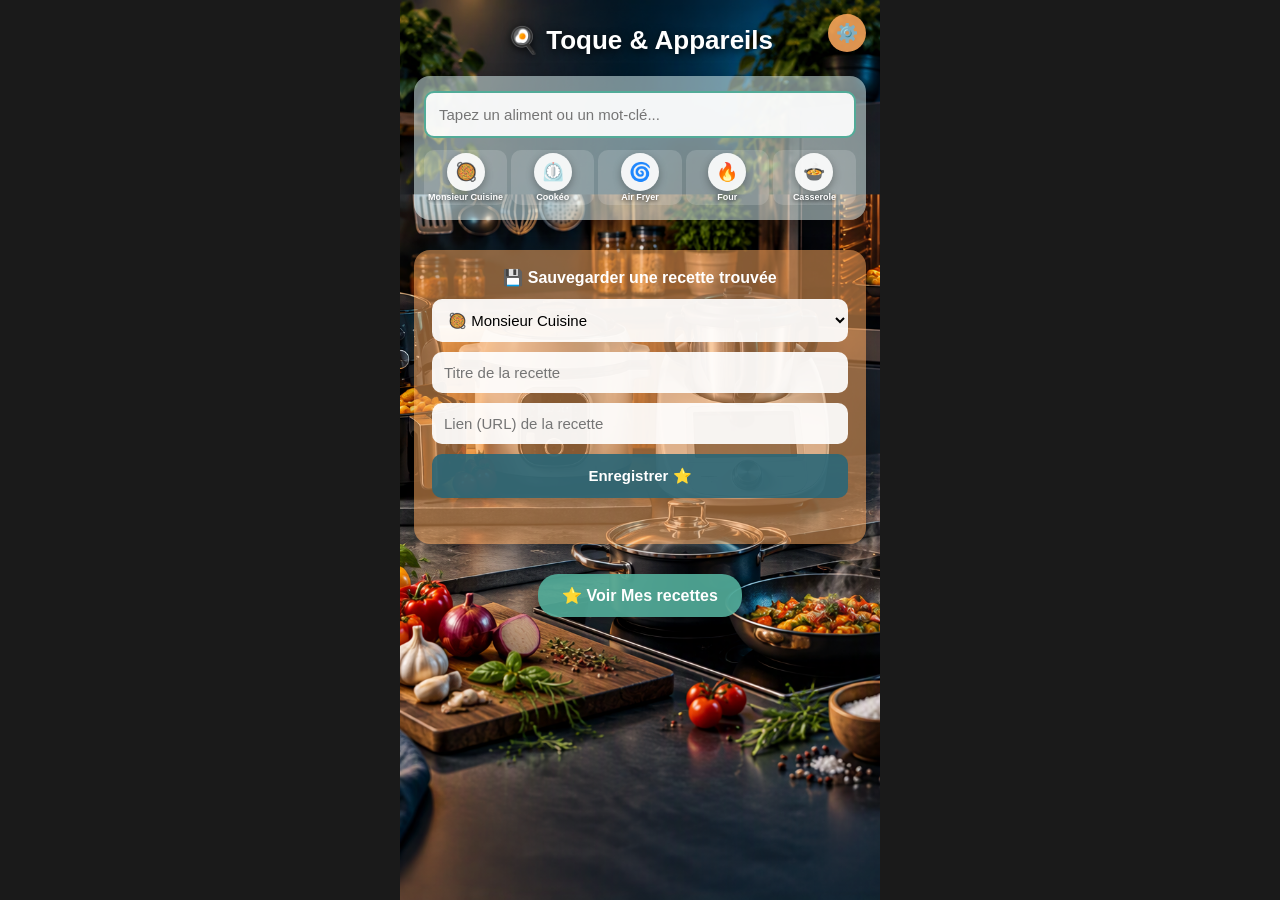
<file: index.html>
﻿<!DOCTYPE html>
<html lang="fr">
<head>
<meta charset="UTF-8">
<meta name="viewport" content="width=device-width, initial-scale=1.0">
<title>Toque & Appareils</title>
<link rel="stylesheet" href="style.css">

<!-- AJOUT PWA -->
<link rel="manifest" href="manifest.json">
<meta name="theme-color" content="#2d4a3e">
<!-- FIN AJOUT -->

</head>
<body>

<!-- ===== AJOUT : Bannière de mise à jour ===== -->
<div id="bandeauMiseAJour" class="bandeau-maj">
  <span>🔄 Nouvelle version disponible</span>
  <button id="btnMettreAJour">Mettre à jour</button>
</div>
<!-- ===== FIN AJOUT ===== -->

<div class="conteneur">
  <img src="fond_crop.png" class="fond-behind" alt="Ambiance cuisine">

  <a href="parametres.html" class="btn-roue-parametres" title="Paramètres">⚙️</a>

  <div class="contenu">
    <h1>🍳 Toque & Appareils</h1>

    <div class="bloc-recherche">
      <input type="text" id="recherche" placeholder="Tapez un aliment ou un mot-clé...">

      <div id="zoneIcones" class="zone-icones"></div>
    </div>

    <div class="bloc-sauvegarde">
      <h2>💾 Sauvegarder une recette trouvée</h2>
      <form id="formSauvegarde">
        <select id="appareilSauvegarde"></select>
        <input type="text" id="titreRecette" placeholder="Titre de la recette">
        <input type="text" id="urlRecette" placeholder="Lien (URL) de la recette">
        <button type="submit">Enregistrer ⭐</button>
        <p id="messageSauvegarde"></p>
      </form>
    </div>

    <div class="conteneur-lien-recettes">
      <a href="recettes.html" class="lien-mes-recettes">⭐ Voir Mes recettes</a>
      <span id="badgeRecettes" class="badge-recettes"></span>
    </div>

  </div>
</div>

<script src="storage.js"></script>
<script src="script.js"></script>

<!-- AJOUT PWA : enregistrement du Service Worker -->
<script>
if ('serviceWorker' in navigator) {
  navigator.serviceWorker.register('service-worker.js', { updateViaCache: 'none' }).then((reg) => {
    reg.update();

    if (reg.waiting) {
      afficherBandeauMiseAJour(reg.waiting);
    }

    reg.onupdatefound = () => {
      const newWorker = reg.installing;
      newWorker.onstatechange = () => {
        if (newWorker.state === 'installed' && navigator.serviceWorker.controller) {
          afficherBandeauMiseAJour(newWorker);
        }
      };
    };
  });

  function afficherBandeauMiseAJour(worker) {
    const bandeau = document.getElementById('bandeauMiseAJour');
    const btn = document.getElementById('btnMettreAJour');
    if (bandeau && btn) {
      bandeau.classList.add('visible');
      btn.addEventListener('click', () => {
        worker.postMessage("SKIP_WAITING");
        window.location.reload();
      });
    }
  }

  // ===== AJOUT : revérifie une mise à jour chaque fois que l'app redevient visible =====
  document.addEventListener('visibilitychange', () => {
    if (document.visibilityState === 'visible') {
      navigator.serviceWorker.getRegistration().then(reg => {
        if (reg) reg.update();
      });
    }
  });
  // ===== FIN AJOUT =====
}
</script>
<!-- FIN AJOUT -->

</body>
</html>
</file>
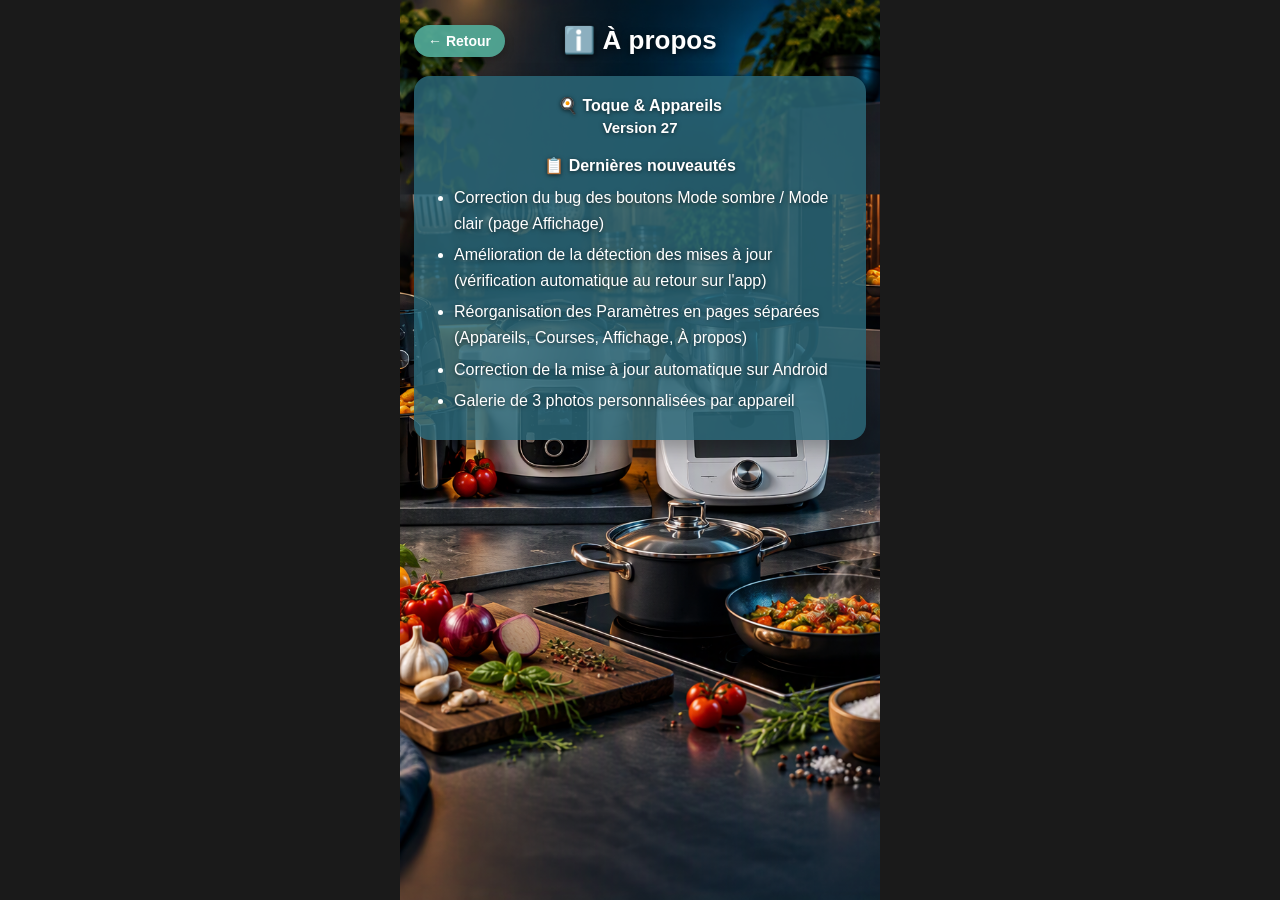
<file: apropos.html>
<!DOCTYPE html>
<html lang="fr">
<head>
<meta charset="UTF-8">
<meta name="viewport" content="width=device-width, initial-scale=1.0">
<title>À propos - Toque & Appareils</title>
<link rel="stylesheet" href="style.css">

<!-- AJOUT PWA -->
<link rel="manifest" href="manifest.json">
<meta name="theme-color" content="#2d4a3e">
<!-- FIN AJOUT -->

</head>
<body>

<!-- ===== AJOUT : Bannière de mise à jour ===== -->
<div id="bandeauMiseAJour" class="bandeau-maj">
  <span>🔄 Nouvelle version disponible</span>
  <button id="btnMettreAJour">Mettre à jour</button>
</div>
<!-- ===== FIN AJOUT ===== -->

<div class="conteneur">
  <img src="fond_crop.png" class="fond-behind" alt="Ambiance cuisine">

  <div class="contenu">

    <div class="entete-page">
      <a href="parametres.html" class="btn-retour-fleche">← Retour</a>
      <h1>ℹ️ À propos</h1>
    </div>

    <div class="bloc-apropos">
      <h2>🍳 Toque & Appareils</h2>
      <p class="version-app">Version 27</p>

      <h2 style="margin-top:20px;">📋 Dernières nouveautés</h2>
      <ul class="liste-nouveautes">
        <li>Correction du bug des boutons Mode sombre / Mode clair (page Affichage)</li>
        <li>Amélioration de la détection des mises à jour (vérification automatique au retour sur l'app)</li>
        <li>Réorganisation des Paramètres en pages séparées (Appareils, Courses, Affichage, À propos)</li>
        <li>Correction de la mise à jour automatique sur Android</li>
        <li>Galerie de 3 photos personnalisées par appareil</li>
      </ul>
    </div>

  </div>
</div>

<script src="storage.js"></script>

<!-- AJOUT PWA : enregistrement du Service Worker -->
<script>
if ('serviceWorker' in navigator) {
  navigator.serviceWorker.register('service-worker.js', { updateViaCache: 'none' }).then((reg) => {
    reg.update();

    if (reg.waiting) {
      afficherBandeauMiseAJour(reg.waiting);
    }

    reg.onupdatefound = () => {
      const newWorker = reg.installing;
      newWorker.onstatechange = () => {
        if (newWorker.state === 'installed' && navigator.serviceWorker.controller) {
          afficherBandeauMiseAJour(newWorker);
        }
      };
    };
  });

  function afficherBandeauMiseAJour(worker) {
    const bandeau = document.getElementById('bandeauMiseAJour');
    const btn = document.getElementById('btnMettreAJour');
    if (bandeau && btn) {
      bandeau.classList.add('visible');
      btn.addEventListener('click', () => {
        worker.postMessage("SKIP_WAITING");
        window.location.reload();
      });
    }
  }

  // ===== AJOUT : revérifie une mise à jour chaque fois que l'app redevient visible =====
  document.addEventListener('visibilitychange', () => {
    if (document.visibilityState === 'visible') {
      navigator.serviceWorker.getRegistration().then(reg => {
        if (reg) reg.update();
      });
    }
  });
  // ===== FIN AJOUT =====
}
</script>
<!-- FIN AJOUT -->

</body>
</html>
</file>
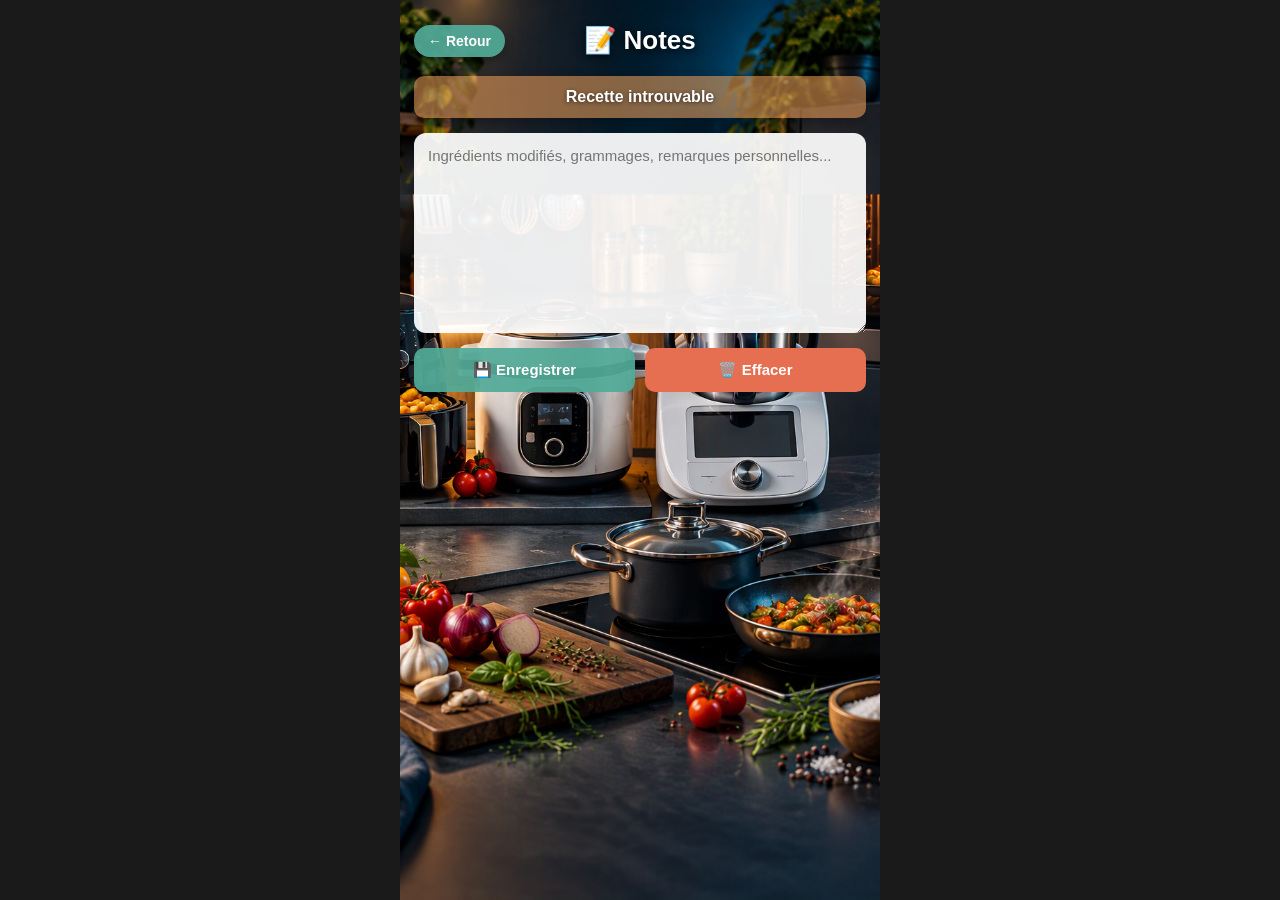
<file: notes.html>
<!DOCTYPE html>
<html lang="fr">
<head>
<meta charset="UTF-8">
<meta name="viewport" content="width=device-width, initial-scale=1.0">
<title>Notes - Toque & Appareils</title>
<link rel="stylesheet" href="style.css">

<!-- AJOUT PWA -->
<link rel="manifest" href="manifest.json">
<meta name="theme-color" content="#2d4a3e">
<!-- FIN AJOUT -->

</head>
<body>

<!-- ===== AJOUT : Bannière de mise à jour ===== -->
<div id="bandeauMiseAJour" class="bandeau-maj">
  <span>🔄 Nouvelle version disponible</span>
  <button id="btnMettreAJour">Mettre à jour</button>
</div>
<!-- ===== FIN AJOUT ===== -->

<div class="conteneur">
  <img src="fond_crop.png" class="fond-behind" alt="Ambiance cuisine">

  <div class="contenu">

    <div class="entete-page">
      <a href="recettes.html" class="btn-retour-fleche">← Retour</a>
      <h1>📝 Notes</h1>
    </div>

    <div id="titreRecetteNotes" class="titre-recette-notes"></div>

    <textarea id="texteNotes" placeholder="Ingrédients modifiés, grammages, remarques personnelles..."></textarea>

    <div class="ligne-boutons-notes">
      <button id="btnEnregistrerNotes">💾 Enregistrer</button>
      <button id="btnEffacerNotes">🗑️ Effacer</button>
    </div>
    <p id="messageNotes"></p>

  </div>
</div>

<script src="storage.js"></script>
<script src="notes.js"></script>

<!-- AJOUT PWA : enregistrement du Service Worker -->
<script>
if ('serviceWorker' in navigator) {
  navigator.serviceWorker.register('service-worker.js', { updateViaCache: 'none' }).then((reg) => {
    reg.update();

    if (reg.waiting) {
      afficherBandeauMiseAJour(reg.waiting);
    }

    reg.onupdatefound = () => {
      const newWorker = reg.installing;
      newWorker.onstatechange = () => {
        if (newWorker.state === 'installed' && navigator.serviceWorker.controller) {
          afficherBandeauMiseAJour(newWorker);
        }
      };
    };
  });

  function afficherBandeauMiseAJour(worker) {
    const bandeau = document.getElementById('bandeauMiseAJour');
    const btn = document.getElementById('btnMettreAJour');
    if (bandeau && btn) {
      bandeau.classList.add('visible');
      btn.addEventListener('click', () => {
        worker.postMessage("SKIP_WAITING");
        window.location.reload();
      });
    }
  }

  // ===== AJOUT : revérifie une mise à jour chaque fois que l'app redevient visible =====
  document.addEventListener('visibilitychange', () => {
    if (document.visibilityState === 'visible') {
      navigator.serviceWorker.getRegistration().then(reg => {
        if (reg) reg.update();
      });
    }
  });
  // ===== FIN AJOUT =====
}
</script>
<!-- FIN AJOUT -->

</body>
</html>
</file>
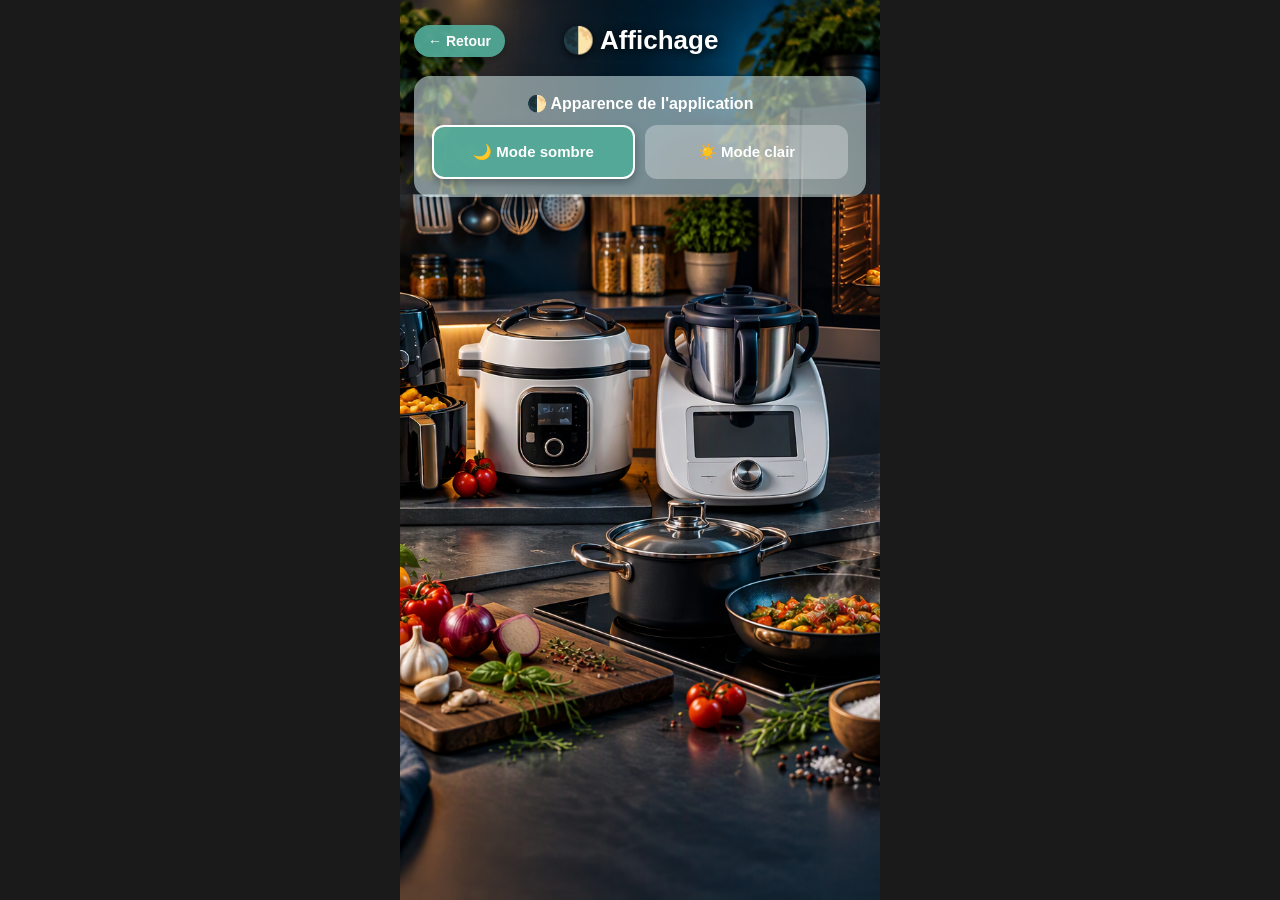
<file: parametres-affichage.html>
<!DOCTYPE html>
<html lang="fr">
<head>
<meta charset="UTF-8">
<meta name="viewport" content="width=device-width, initial-scale=1.0">
<title>Affichage - Toque & Appareils</title>
<link rel="stylesheet" href="style.css">

<!-- AJOUT PWA -->
<link rel="manifest" href="manifest.json">
<meta name="theme-color" content="#2d4a3e">
<!-- FIN AJOUT -->

</head>
<body>

<!-- ===== AJOUT : Bannière de mise à jour ===== -->
<div id="bandeauMiseAJour" class="bandeau-maj">
  <span>🔄 Nouvelle version disponible</span>
  <button id="btnMettreAJour">Mettre à jour</button>
</div>
<!-- ===== FIN AJOUT ===== -->

<div class="conteneur">
  <img src="fond_crop.png" class="fond-behind" alt="Ambiance cuisine">

  <div class="contenu">

    <div class="entete-page">
      <a href="parametres.html" class="btn-retour-fleche">← Retour</a>
      <h1>🌓 Affichage</h1>
    </div>

    <div class="bloc-theme">
      <h2>🌓 Apparence de l'application</h2>

      <div class="choix-theme">
        <button id="btnThemeSombre" class="btn-theme">
          🌙 Mode sombre
        </button>
        <button id="btnThemeClair" class="btn-theme">
          ☀️ Mode clair
        </button>
      </div>
    </div>

  </div>
</div>

<script src="storage.js"></script>
<script src="parametres.js"></script>

<!-- AJOUT PWA : enregistrement du Service Worker -->
<script>
if ('serviceWorker' in navigator) {
  navigator.serviceWorker.register('service-worker.js', { updateViaCache: 'none' }).then((reg) => {
    reg.update();

    if (reg.waiting) {
      afficherBandeauMiseAJour(reg.waiting);
    }

    reg.onupdatefound = () => {
      const newWorker = reg.installing;
      newWorker.onstatechange = () => {
        if (newWorker.state === 'installed' && navigator.serviceWorker.controller) {
          afficherBandeauMiseAJour(newWorker);
        }
      };
    };
  });

  function afficherBandeauMiseAJour(worker) {
    const bandeau = document.getElementById('bandeauMiseAJour');
    const btn = document.getElementById('btnMettreAJour');
    if (bandeau && btn) {
      bandeau.classList.add('visible');
      btn.addEventListener('click', () => {
        worker.postMessage("SKIP_WAITING");
        window.location.reload();
      });
    }
  }

  // ===== AJOUT : revérifie une mise à jour chaque fois que l'app redevient visible =====
  document.addEventListener('visibilitychange', () => {
    if (document.visibilityState === 'visible') {
      navigator.serviceWorker.getRegistration().then(reg => {
        if (reg) reg.update();
      });
    }
  });
  // ===== FIN AJOUT =====
}
</script>
<!-- FIN AJOUT -->

</body>
</html>
</file>
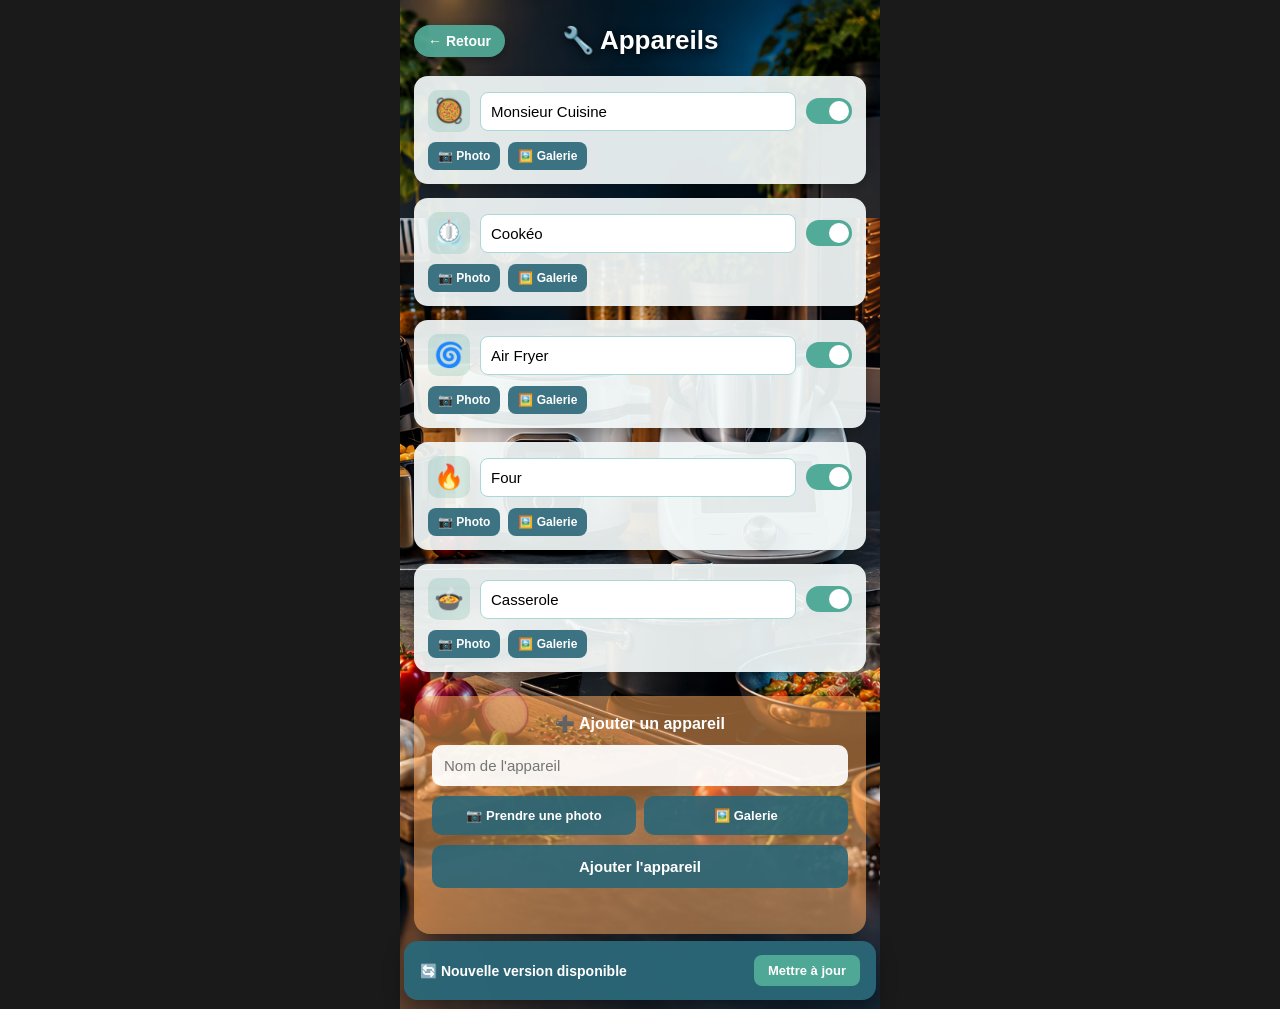
<file: parametres-appareils.html>
<!DOCTYPE html>
<html lang="fr">
<head>
<meta charset="UTF-8">
<meta name="viewport" content="width=device-width, initial-scale=1.0">
<title>Appareils - Toque & Appareils</title>
<link rel="stylesheet" href="style.css">

<!-- AJOUT PWA -->
<link rel="manifest" href="manifest.json">
<meta name="theme-color" content="#2d4a3e">
<!-- FIN AJOUT -->

</head>
<body>

<!-- ===== AJOUT : Bannière de mise à jour ===== -->
<div id="bandeauMiseAJour" class="bandeau-maj">
  <span>🔄 Nouvelle version disponible</span>
  <button id="btnMettreAJour">Mettre à jour</button>
</div>
<!-- ===== FIN AJOUT ===== -->

<div class="conteneur">
  <img src="fond_crop.png" class="fond-behind" alt="Ambiance cuisine">

  <div class="contenu">

    <div class="entete-page">
      <a href="parametres.html" class="btn-retour-fleche">← Retour</a>
      <h1>🔧 Appareils</h1>
    </div>

    <div id="listeAppareils"></div>

    <div class="bloc-ajout-appareil">
      <h2>➕ Ajouter un appareil</h2>
      <input type="text" id="nouvelAppareilNom" placeholder="Nom de l'appareil">

      <div class="ligne-boutons-photo">
        <label class="btn-photo-appareil">
          📷 Prendre une photo
          <input type="file" accept="image/*" capture="environment" id="nouvelAppareilPhotoCamera" style="display:none;">
        </label>
        <label class="btn-photo-appareil">
          🖼️ Galerie
          <input type="file" accept="image/*" id="nouvelAppareilPhotoGalerie" style="display:none;">
        </label>
      </div>
      <div id="previewNouvelAppareil"></div>

      <button id="btnAjouterAppareil">Ajouter l'appareil</button>
      <p id="messageAjoutAppareil"></p>
    </div>

  </div>
</div>

<script src="storage.js"></script>
<script src="parametres.js"></script>

<!-- AJOUT PWA : enregistrement du Service Worker -->
<script>
if ('serviceWorker' in navigator) {
  navigator.serviceWorker.register('service-worker.js', { updateViaCache: 'none' }).then((reg) => {
    reg.update();

    if (reg.waiting) {
      afficherBandeauMiseAJour(reg.waiting);
    }

    reg.onupdatefound = () => {
      const newWorker = reg.installing;
      newWorker.onstatechange = () => {
        if (newWorker.state === 'installed' && navigator.serviceWorker.controller) {
          afficherBandeauMiseAJour(newWorker);
        }
      };
    };
  });

  function afficherBandeauMiseAJour(worker) {
    const bandeau = document.getElementById('bandeauMiseAJour');
    const btn = document.getElementById('btnMettreAJour');
    if (bandeau && btn) {
      bandeau.classList.add('visible');
      btn.addEventListener('click', () => {
        worker.postMessage("SKIP_WAITING");
        window.location.reload();
      });
    }
  }

  // ===== AJOUT : revérifie une mise à jour chaque fois que l'app redevient visible =====
  document.addEventListener('visibilitychange', () => {
    if (document.visibilityState === 'visible') {
      navigator.serviceWorker.getRegistration().then(reg => {
        if (reg) reg.update();
      });
    }
  });
  // ===== FIN AJOUT =====
}
</script>
<!-- FIN AJOUT -->

</body>
</html>
</file>
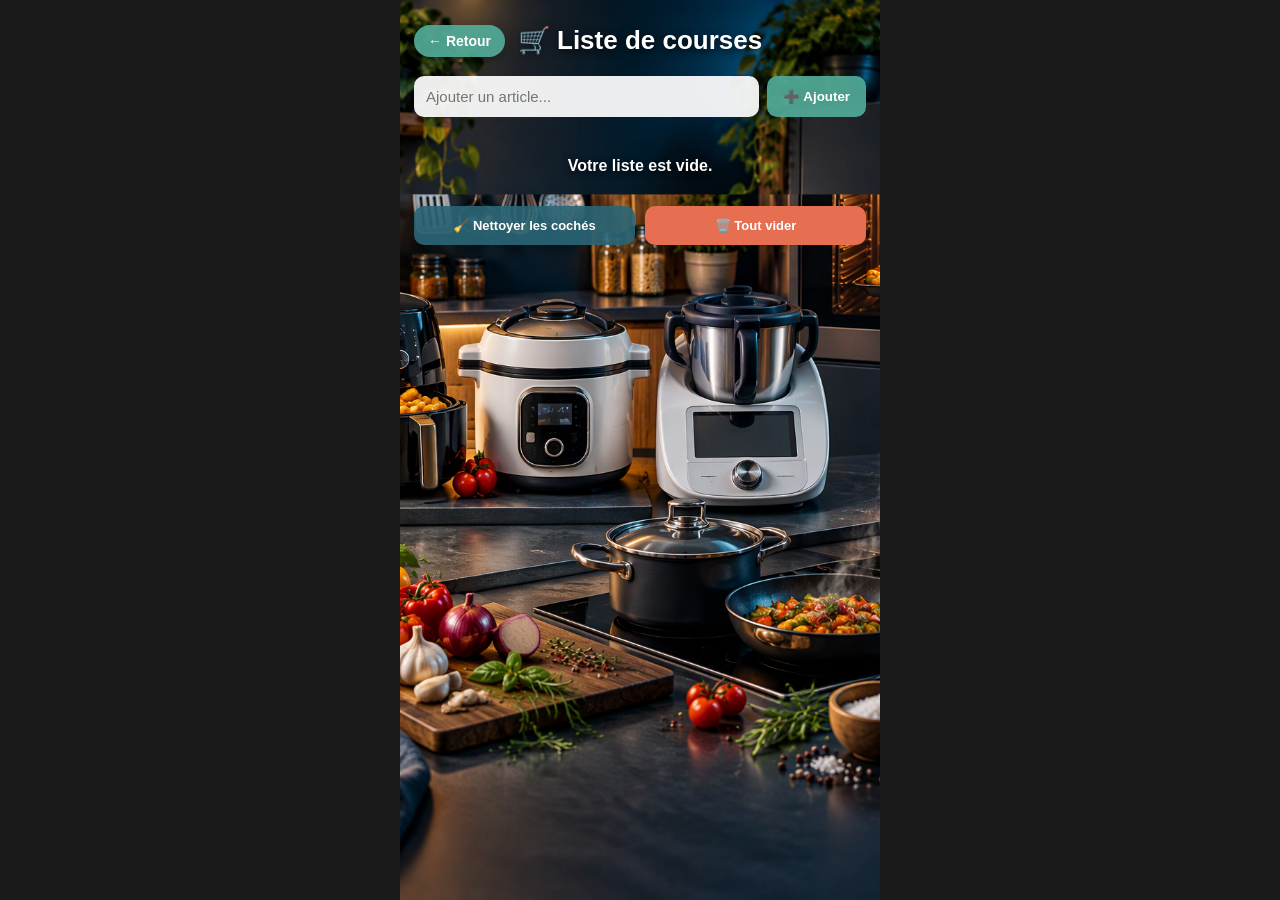
<file: parametres-courses.html>
<!DOCTYPE html>
<html lang="fr">
<head>
<meta charset="UTF-8">
<meta name="viewport" content="width=device-width, initial-scale=1.0">
<title>Liste de courses - Toque & Appareils</title>
<link rel="stylesheet" href="style.css">

<!-- AJOUT PWA -->
<link rel="manifest" href="manifest.json">
<meta name="theme-color" content="#2d4a3e">
<!-- FIN AJOUT -->

</head>
<body>

<!-- ===== AJOUT : Bannière de mise à jour ===== -->
<div id="bandeauMiseAJour" class="bandeau-maj">
  <span>🔄 Nouvelle version disponible</span>
  <button id="btnMettreAJour">Mettre à jour</button>
</div>
<!-- ===== FIN AJOUT ===== -->

<div class="conteneur">
  <img src="fond_crop.png" class="fond-behind" alt="Ambiance cuisine">

  <div class="contenu">

    <div class="entete-page">
      <a href="parametres.html" class="btn-retour-fleche">← Retour</a>
      <h1>🛒 Liste de courses</h1>
    </div>

    <div class="bloc-ajout-course">
      <input type="text" id="nouvelArticleCourse" placeholder="Ajouter un article...">
      <button id="btnAjouterArticleCourse">➕ Ajouter</button>
    </div>

    <div id="listeCourses"></div>

    <div class="ligne-boutons-courses">
      <button id="btnNettoyerCourses">🧹 Nettoyer les cochés</button>
      <button id="btnViderCourses">🗑️ Tout vider</button>
    </div>

  </div>
</div>

<script src="storage.js"></script>
<script src="parametres.js"></script>

<!-- AJOUT PWA : enregistrement du Service Worker -->
<script>
if ('serviceWorker' in navigator) {
  navigator.serviceWorker.register('service-worker.js', { updateViaCache: 'none' }).then((reg) => {
    reg.update();

    if (reg.waiting) {
      afficherBandeauMiseAJour(reg.waiting);
    }

    reg.onupdatefound = () => {
      const newWorker = reg.installing;
      newWorker.onstatechange = () => {
        if (newWorker.state === 'installed' && navigator.serviceWorker.controller) {
          afficherBandeauMiseAJour(newWorker);
        }
      };
    };
  });

  function afficherBandeauMiseAJour(worker) {
    const bandeau = document.getElementById('bandeauMiseAJour');
    const btn = document.getElementById('btnMettreAJour');
    if (bandeau && btn) {
      bandeau.classList.add('visible');
      btn.addEventListener('click', () => {
        worker.postMessage("SKIP_WAITING");
        window.location.reload();
      });
    }
  }

  // ===== AJOUT : revérifie une mise à jour chaque fois que l'app redevient visible =====
  document.addEventListener('visibilitychange', () => {
    if (document.visibilityState === 'visible') {
      navigator.serviceWorker.getRegistration().then(reg => {
        if (reg) reg.update();
      });
    }
  });
  // ===== FIN AJOUT =====
}
</script>
<!-- FIN AJOUT -->

</body>
</html>
</file>
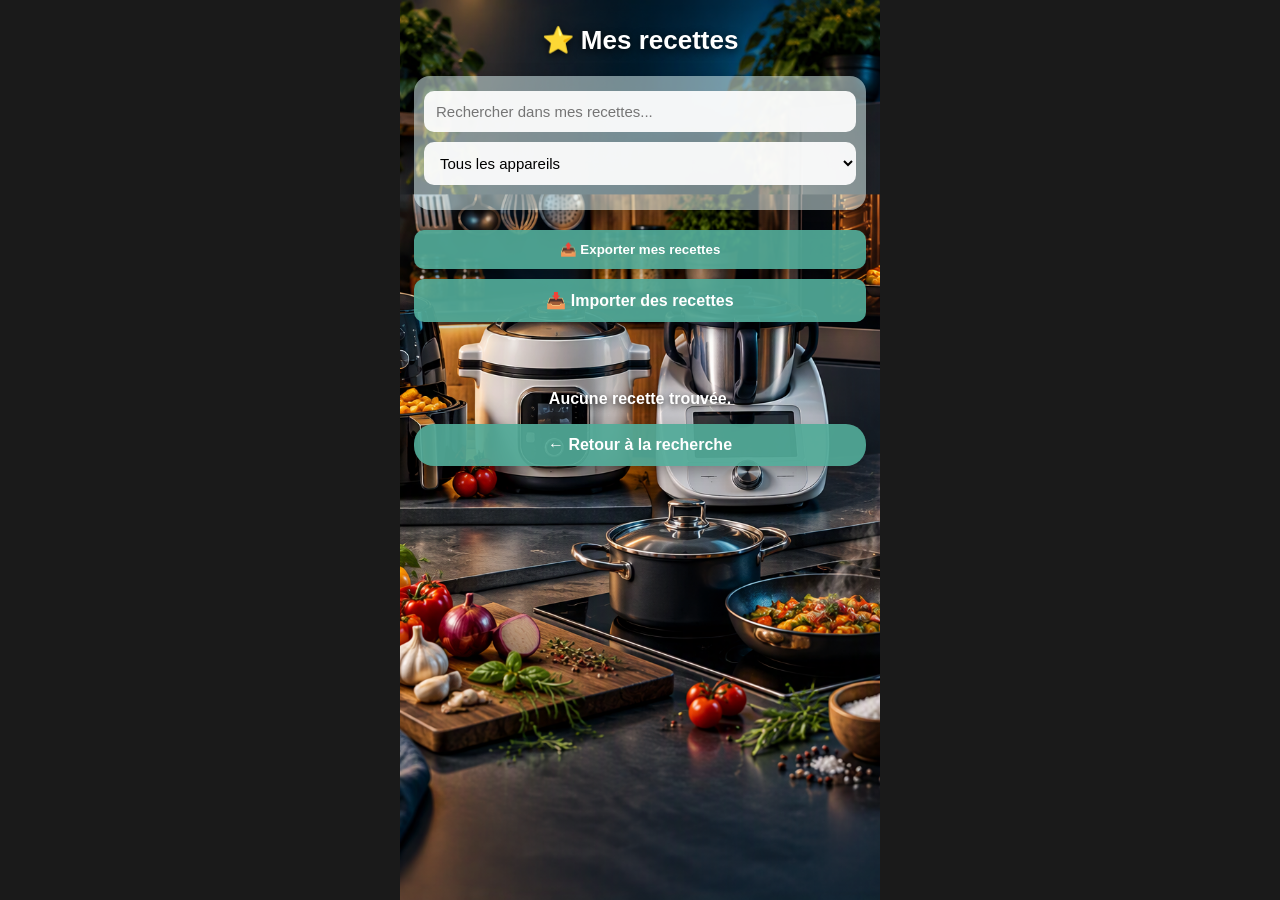
<file: recettes.html>
﻿<!DOCTYPE html>
<html lang="fr">
<head>
<meta charset="UTF-8">
<meta name="viewport" content="width=device-width, initial-scale=1.0">
<title>Mes recettes - Toque & Appareils</title>
<link rel="stylesheet" href="style.css">

<!-- AJOUT PWA -->
<link rel="manifest" href="manifest.json">
<meta name="theme-color" content="#2d4a3e">
<!-- FIN AJOUT -->

</head>
<body>

<!-- ===== AJOUT : Bannière de mise à jour ===== -->
<div id="bandeauMiseAJour" class="bandeau-maj">
  <span>🔄 Nouvelle version disponible</span>
  <button id="btnMettreAJour">Mettre à jour</button>
</div>
<!-- ===== FIN AJOUT ===== -->

<div class="conteneur">
  <img src="fond_crop.png" class="fond-behind" alt="Ambiance cuisine">

  <div class="contenu">
    <h1>⭐ Mes recettes</h1>

    <div class="bloc-filtre">
      <input type="text" id="rechercheInterne" placeholder="Rechercher dans mes recettes...">
      <select id="filtreAppareil"></select>
    </div>

    <!-- AJOUT : Export / Import -->
    <div class="bloc-export-import">
      <button id="btnExporter" class="btn-export">📤 Exporter mes recettes</button>
      <label for="inputImporter" class="btn-import">📥 Importer des recettes</label>
      <input type="file" id="inputImporter" accept=".json" style="display:none;">
      <p id="messageImportExport"></p>
    </div>
    <!-- FIN AJOUT -->

    <div id="listeRecettes"></div>

    <a href="index.html" class="lien-mes-recettes">← Retour à la recherche</a>
  </div>
</div>

<script src="storage.js"></script>
<script src="recettes.js"></script>

<!-- AJOUT PWA : enregistrement du Service Worker -->
<script>
if ('serviceWorker' in navigator) {
  navigator.serviceWorker.register('service-worker.js', { updateViaCache: 'none' }).then((reg) => {
    reg.update();

    if (reg.waiting) {
      afficherBandeauMiseAJour(reg.waiting);
    }

    reg.onupdatefound = () => {
      const newWorker = reg.installing;
      newWorker.onstatechange = () => {
        if (newWorker.state === 'installed' && navigator.serviceWorker.controller) {
          afficherBandeauMiseAJour(newWorker);
        }
      };
    };
  });

  function afficherBandeauMiseAJour(worker) {
    const bandeau = document.getElementById('bandeauMiseAJour');
    const btn = document.getElementById('btnMettreAJour');
    if (bandeau && btn) {
      bandeau.classList.add('visible');
      btn.addEventListener('click', () => {
        worker.postMessage("SKIP_WAITING");
        window.location.reload();
      });
    }
  }

  // ===== AJOUT : revérifie une mise à jour chaque fois que l'app redevient visible =====
  document.addEventListener('visibilitychange', () => {
    if (document.visibilityState === 'visible') {
      navigator.serviceWorker.getRegistration().then(reg => {
        if (reg) reg.update();
      });
    }
  });
  // ===== FIN AJOUT =====
}
</script>
<!-- FIN AJOUT -->

</body>
</html>
</file>
<file: style.css>
﻿html, body {
  margin: 0;
  padding: 0;
  background-color: #1a1a1a;
}

body {
  font-family: Arial, sans-serif;
  display: flex;
  justify-content: center;
}

.conteneur {
  position: relative;
  width: 100%;
  max-width: 480px;
  min-height: 100dvh;
  overflow: hidden;
  box-sizing: border-box;
}

.fond-behind {
  position: absolute;
  top: 0;
  left: 0;
  width: 100%;
  height: 100%;
  object-fit: cover;
  object-position: center top;
  z-index: 0;
}

.contenu {
  position: relative;
  z-index: 1;
  display: flex;
  flex-direction: column;
  min-height: 100%;
  padding: 25px 14px 45px 14px;
  box-sizing: border-box;
  text-align: center;
}

h1 {
  color: white;
  margin: 0 0 20px 0;
  font-size: 26px;
  text-shadow: 0 2px 8px rgba(0,0,0,0.8);
}

h2 {
  color: white;
  font-size: 16px;
  margin: 0 0 12px 0;
}

#recherche {
  width: 100%;
  padding: 13px;
  font-size: 15px;
  border: 2px solid #52ab98;
  border-radius: 10px;
  margin-bottom: 0;
  box-sizing: border-box;
  background: rgba(255,255,255,0.92);
}

.bloc-recherche {
  background: rgba(213, 236, 236, 0.55);
  border-radius: 16px;
  padding: 15px 10px;
  box-shadow: 0 8px 20px rgba(0,0,0,0.3);
  box-sizing: border-box;
  margin-bottom: 30px;
}

.bloc-sauvegarde {
  background: rgba(244, 162, 89, 0.55);
  border-radius: 16px;
  padding: 18px;
  box-shadow: 0 8px 20px rgba(0,0,0,0.3);
  margin-bottom: 30px;
}

#rechercheInterne, #filtreAppareil, #titreRecette, #urlRecette, #appareilSauvegarde {
  width: 100%;
  padding: 12px;
  font-size: 15px;
  border: none;
  border-radius: 10px;
  margin-bottom: 10px;
  box-sizing: border-box;
  background: rgba(255,255,255,0.92);
}

#formSauvegarde button {
  width: 100%;
  padding: 13px;
  background-color: rgba(43, 103, 119, 0.9);
  color: white;
  border: none;
  border-radius: 10px;
  font-size: 15px;
  font-weight: bold;
  cursor: pointer;
  transition: background-color 0.2s;
}

#formSauvegarde button:hover { background-color: #1d4a54; }

#messageSauvegarde {
  color: white;
  font-weight: bold;
  min-height: 20px;
  margin: 8px 0 0 0;
  text-shadow: 0 1px 4px rgba(0,0,0,0.6);
}

.lien-mes-recettes {
  display: inline-block;
  padding: 12px 24px;
  background: rgba(82, 171, 152, 0.92);
  color: white;
  text-decoration: none;
  font-weight: bold;
  border-radius: 20px;
  transition: background-color 0.2s;
  box-shadow: 0 6px 14px rgba(0,0,0,0.3);
}

.lien-mes-recettes:hover { background-color: #2b6777; }

.carte-recette {
  background: rgba(244, 249, 249, 0.9);
  border-left: 5px solid #52ab98;
  border-radius: 12px;
  padding: 14px;
  margin-bottom: 12px;
  text-align: left;
}

.titre-recette {
  font-weight: bold;
  color: #2b6777;
  text-decoration: none;
  display: block;
  margin-bottom: 6px;
}

.infos-recette { font-size: 13px; color: #666; margin-bottom: 8px; }
.tag-appareil { background: #a8d8d8; padding: 3px 8px; border-radius: 8px; margin-right: 8px; color: #2b6777; font-weight: bold; }

.tag-appareil-photo {
  width: 18px;
  height: 18px;
  border-radius: 50%;
  object-fit: cover;
  vertical-align: middle;
  margin-right: 4px;
}

.actions-recette { display: flex; flex-wrap: wrap; gap: 10px; align-items: center; font-size: 13px; }

.btn-supprimer {
  background: #e76f51;
  color: white;
  border: none;
  border-radius: 8px;
  padding: 5px 10px;
  cursor: pointer;
  font-size: 12px;
}

.btn-notes {
  background: #f4a259;
  color: white;
  border: none;
  border-radius: 8px;
  padding: 5px 10px;
  cursor: pointer;
  font-size: 12px;
  font-weight: bold;
  transition: background-color 0.2s;
}

.btn-notes:hover {
  background-color: #c97d3a;
}

.btn-notes-rempli {
  background: #52ab98;
}

.btn-notes-rempli:hover {
  background-color: #2b6777;
}

.bloc-filtre {
  background: rgba(213, 236, 236, 0.55);
  border-radius: 16px;
  padding: 15px 10px;
  box-shadow: 0 8px 20px rgba(0,0,0,0.3);
  box-sizing: border-box;
  margin-bottom: 20px;
}

.bloc-filtre input, .bloc-filtre select {
  margin-bottom: 10px;
}

.bloc-filtre select { margin-bottom: 0; }

#messageVide {
  color: white;
  font-weight: bold;
  text-shadow: 0 2px 6px rgba(0,0,0,0.8);
  margin-top: 20px;
}

.date-recette {
  color: #666;
  font-size: 12px;
}

.bloc-export-import {
  display: flex;
  flex-direction: column;
  gap: 10px;
  margin-bottom: 20px;
}

.btn-export, .btn-import {
  display: block;
  text-align: center;
  padding: 12px;
  background: rgba(82, 171, 152, 0.92);
  color: white;
  font-weight: bold;
  border: none;
  border-radius: 10px;
  cursor: pointer;
  box-shadow: 0 6px 14px rgba(0,0,0,0.3);
}

.btn-export:hover, .btn-import:hover {
  background-color: #2b6777;
}

#messageImportExport {
  color: white;
  font-weight: bold;
  text-shadow: 0 1px 4px rgba(0,0,0,0.6);
  min-height: 18px;
  text-align: center;
  margin: 0;
}

.carte-appareil {
  background: rgba(244, 249, 249, 0.92);
  border-radius: 14px;
  padding: 14px;
  margin-bottom: 14px;
  box-shadow: 0 6px 14px rgba(0,0,0,0.25);
  text-align: left;
}

.ligne-appareil {
  display: flex;
  align-items: center;
  gap: 10px;
  margin-bottom: 10px;
}

.icone-appareil-zone {
  width: 42px;
  height: 42px;
  display: flex;
  align-items: center;
  justify-content: center;
  background: rgba(82, 171, 152, 0.2);
  border-radius: 10px;
  flex-shrink: 0;
  overflow: hidden;
}

.icone-appareil-emoji {
  font-size: 24px;
}

.icone-appareil-photo {
  width: 100%;
  height: 100%;
  object-fit: cover;
}

.input-nom-appareil {
  flex: 1;
  padding: 10px;
  font-size: 15px;
  border: 1px solid #a8d8d8;
  border-radius: 8px;
  background: white;
  box-sizing: border-box;
  min-width: 0;
}

.switch-actif {
  position: relative;
  display: inline-block;
  width: 46px;
  height: 26px;
  flex-shrink: 0;
}

.switch-actif input {
  opacity: 0;
  width: 0;
  height: 0;
}

.slider-actif {
  position: absolute;
  cursor: pointer;
  top: 0; left: 0; right: 0; bottom: 0;
  background-color: #ccc;
  border-radius: 26px;
  transition: 0.2s;
}

.slider-actif:before {
  position: absolute;
  content: "";
  height: 20px;
  width: 20px;
  left: 3px;
  bottom: 3px;
  background-color: white;
  border-radius: 50%;
  transition: 0.2s;
}

.switch-actif input:checked + .slider-actif {
  background-color: #52ab98;
}

.switch-actif input:checked + .slider-actif:before {
  transform: translateX(20px);
}

.ligne-appareil-actions {
  display: flex;
  justify-content: flex-start;
  align-items: center;
  gap: 8px;
  flex-wrap: wrap;
}

.btn-photo-mini {
  background: rgba(43, 103, 119, 0.9);
  color: white;
  padding: 7px 10px;
  border-radius: 8px;
  font-size: 12px;
  cursor: pointer;
  font-weight: bold;
  white-space: nowrap;
}

.btn-reset-icone {
  background: #8d99ae;
  color: white;
  border: none;
  border-radius: 8px;
  padding: 7px 10px;
  cursor: pointer;
  font-size: 12px;
  font-weight: bold;
  white-space: nowrap;
}

.btn-reset-icone:hover {
  background-color: #6c7a89;
}

.btn-photo-mini:hover {
  background-color: #1d4a54;
}

.btn-supprimer-appareil {
  background: #e76f51;
  color: white;
  border: none;
  border-radius: 8px;
  padding: 7px 10px;
  cursor: pointer;
  font-size: 13px;
  font-weight: bold;
}

.bloc-ajout-appareil {
  background: rgba(244, 162, 89, 0.55);
  border-radius: 16px;
  padding: 18px;
  box-shadow: 0 8px 20px rgba(0,0,0,0.3);
  margin: 10px 0 30px 0;
  text-align: center;
}

#nouvelAppareilNom {
  width: 100%;
  padding: 12px;
  font-size: 15px;
  border: none;
  border-radius: 10px;
  margin-bottom: 10px;
  box-sizing: border-box;
  background: rgba(255,255,255,0.92);
}

.ligne-boutons-photo {
  display: flex;
  gap: 8px;
  margin-bottom: 10px;
}

.btn-photo-appareil {
  flex: 1;
  display: block;
  padding: 12px 6px;
  background: rgba(43, 103, 119, 0.9);
  color: white;
  font-weight: bold;
  border-radius: 10px;
  cursor: pointer;
  font-size: 13px;
  text-align: center;
}

.btn-photo-appareil:hover {
  background-color: #1d4a54;
}

#previewNouvelAppareil {
  margin-bottom: 10px;
}

.preview-photo-appareil {
  width: 60px;
  height: 60px;
  object-fit: cover;
  border-radius: 10px;
  box-shadow: 0 4px 10px rgba(0,0,0,0.3);
}

#btnAjouterAppareil {
  width: 100%;
  padding: 13px;
  background-color: rgba(43, 103, 119, 0.9);
  color: white;
  border: none;
  border-radius: 10px;
  font-size: 15px;
  font-weight: bold;
  cursor: pointer;
}

#btnAjouterAppareil:hover {
  background-color: #1d4a54;
}

#messageAjoutAppareil {
  color: white;
  font-weight: bold;
  min-height: 20px;
  margin: 8px 0 0 0;
  text-shadow: 0 1px 4px rgba(0,0,0,0.6);
}

.btn-roue-parametres {
  position: absolute;
  top: 14px;
  right: 14px;
  z-index: 2;
  width: 38px;
  height: 38px;
  display: flex;
  align-items: center;
  justify-content: center;
  background: rgba(244, 162, 89, 0.9);
  color: white;
  font-size: 18px;
  text-decoration: none;
  border-radius: 50%;
  box-shadow: 0 4px 10px rgba(0,0,0,0.3);
}

.btn-roue-parametres:hover {
  background-color: #c97d3a;
}

.zone-icones {
  display: grid;
  grid-template-columns: repeat(5, 1fr);
  gap: 4px;
  margin-top: 12px;
}

.carte-icone-appareil {
  background: rgba(255,255,255,0.15);
  border: none;
  border-radius: 10px;
  padding: 3px 1px;
  width: 100%;
  display: flex;
  flex-direction: column;
  align-items: center;
  gap: 2px;
  cursor: pointer;
  transition: transform 0.15s, background-color 0.15s;
}

.carte-icone-appareil:hover {
  background: rgba(255,255,255,0.3);
  transform: translateY(-3px);
}

.icone-appareil-cercle {
  width: 38px;
  height: 38px;
  border-radius: 50%;
  background: rgba(255,255,255,0.9);
  display: flex;
  align-items: center;
  justify-content: center;
  overflow: hidden;
  box-shadow: 0 3px 8px rgba(0,0,0,0.3);
}

.icone-appareil-emoji-accueil {
  font-size: 18px;
}

.icone-appareil-img {
  width: 100%;
  height: 100%;
  object-fit: cover;
}

.nom-appareil-accueil {
  color: white;
  font-size: 9px;
  font-weight: bold;
  text-align: center;
  text-shadow: 0 1px 4px rgba(0,0,0,0.8);
  line-height: 1.05;
}

.entete-page {
  display: flex;
  align-items: center;
  gap: 12px;
  margin-bottom: 20px;
  justify-content: center;
  position: relative;
}

.btn-retour-fleche {
  position: absolute;
  left: 0;
  padding: 8px 14px;
  display: flex;
  align-items: center;
  justify-content: center;
  background: rgba(82, 171, 152, 0.92);
  color: white;
  font-size: 14px;
  font-weight: bold;
  text-decoration: none;
  border-radius: 20px;
  box-shadow: 0 4px 10px rgba(0,0,0,0.3);
  flex-shrink: 0;
  white-space: nowrap;
}

.btn-retour-fleche:hover {
  background-color: #2b6777;
}

.entete-page h1 {
  margin: 0;
}

.titre-recette-notes {
  background: rgba(244, 162, 89, 0.55);
  color: white;
  font-weight: bold;
  padding: 12px;
  border-radius: 10px;
  margin-bottom: 15px;
  box-shadow: 0 6px 14px rgba(0,0,0,0.3);
  text-shadow: 0 1px 4px rgba(0,0,0,0.6);
}

#texteNotes {
  width: 100%;
  min-height: 200px;
  padding: 14px;
  font-size: 15px;
  border: none;
  border-radius: 12px;
  background: rgba(255,255,255,0.92);
  box-sizing: border-box;
  resize: vertical;
  font-family: Arial, sans-serif;
  margin-bottom: 15px;
}

.ligne-boutons-notes {
  display: flex;
  gap: 10px;
  margin-bottom: 10px;
}

#btnEnregistrerNotes, #btnEffacerNotes {
  flex: 1;
  padding: 13px;
  border: none;
  border-radius: 10px;
  font-size: 15px;
  font-weight: bold;
  cursor: pointer;
  color: white;
}

#btnEnregistrerNotes {
  background-color: rgba(82, 171, 152, 0.92);
}

#btnEnregistrerNotes:hover {
  background-color: #2b6777;
}

#btnEffacerNotes {
  background-color: #e76f51;
}

#btnEffacerNotes:hover {
  background-color: #c0392b;
}

#messageNotes {
  color: white;
  font-weight: bold;
  min-height: 20px;
  margin: 8px 0 0 0;
  text-shadow: 0 1px 4px rgba(0,0,0,0.6);
}

.barre-onglets {
  display: flex;
  gap: 6px;
  margin-bottom: 20px;
}

.btn-onglet {
  flex: 1;
  padding: 12px 4px;
  background: rgba(255,255,255,0.2);
  color: white;
  border: none;
  border-radius: 12px;
  font-size: 12.5px;
  font-weight: bold;
  cursor: pointer;
  transition: background-color 0.2s;
}

.btn-onglet.actif {
  background: rgba(82, 171, 152, 0.92);
  box-shadow: 0 4px 10px rgba(0,0,0,0.3);
}

.contenu-onglet {
  display: none;
}

.contenu-onglet.actif {
  display: block;
}

.bloc-ajout-course {
  display: flex;
  gap: 8px;
  margin-bottom: 20px;
}

#nouvelArticleCourse {
  flex: 1;
  padding: 12px;
  font-size: 15px;
  border: none;
  border-radius: 10px;
  background: rgba(255,255,255,0.92);
  box-sizing: border-box;
}

#btnAjouterArticleCourse {
  padding: 12px 16px;
  background: rgba(82, 171, 152, 0.92);
  color: white;
  border: none;
  border-radius: 10px;
  font-weight: bold;
  cursor: pointer;
  white-space: nowrap;
}

#btnAjouterArticleCourse:hover {
  background-color: #2b6777;
}

.ligne-article-course {
  display: flex;
  justify-content: space-between;
  align-items: center;
  background: rgba(244, 249, 249, 0.92);
  border-radius: 10px;
  padding: 10px 12px;
  margin-bottom: 8px;
  box-shadow: 0 3px 8px rgba(0,0,0,0.2);
}

.label-article-course {
  display: flex;
  align-items: center;
  gap: 10px;
  flex: 1;
  text-align: left;
  color: #2b6777;
  font-weight: bold;
  cursor: pointer;
}

.label-article-course input {
  width: 18px;
  height: 18px;
  cursor: pointer;
}

.article-coche .label-article-course span {
  text-decoration: line-through;
  color: #999;
}

.btn-supprimer-article {
  background: #e76f51;
  color: white;
  border: none;
  border-radius: 8px;
  padding: 6px 10px;
  cursor: pointer;
  font-size: 12px;
}

.message-courses-vide {
  color: white;
  font-weight: bold;
  text-shadow: 0 2px 6px rgba(0,0,0,0.8);
  margin-top: 20px;
  text-align: center;
}

.ligne-boutons-courses {
  display: flex;
  gap: 10px;
  margin-top: 15px;
}

#btnNettoyerCourses, #btnViderCourses {
  flex: 1;
  padding: 12px;
  border: none;
  border-radius: 10px;
  font-size: 13px;
  font-weight: bold;
  cursor: pointer;
  color: white;
}

#btnNettoyerCourses {
  background-color: rgba(43, 103, 119, 0.9);
}

#btnNettoyerCourses:hover {
  background-color: #1d4a54;
}

#btnViderCourses {
  background-color: #e76f51;
}

#btnViderCourses:hover {
  background-color: #c0392b;
}

.bloc-theme {
  background: rgba(213, 236, 236, 0.55);
  border-radius: 16px;
  padding: 18px;
  box-shadow: 0 8px 20px rgba(0,0,0,0.3);
}

.choix-theme {
  display: flex;
  gap: 10px;
  margin-top: 10px;
}

.btn-theme {
  flex: 1;
  padding: 16px 8px;
  background: rgba(255,255,255,0.3);
  color: white;
  border: 2px solid transparent;
  border-radius: 12px;
  font-size: 15px;
  font-weight: bold;
  cursor: pointer;
  transition: background-color 0.2s, border-color 0.2s;
}

.btn-theme.theme-actif {
  background: rgba(82, 171, 152, 0.92);
  border-color: white;
  box-shadow: 0 4px 10px rgba(0,0,0,0.3);
}

body.theme-clair {
  background-color: #f0f0f0;
}

body.theme-clair .fond-behind {
  opacity: 0.25;
}

body.theme-clair h1,
body.theme-clair h2,
body.theme-clair #messageSauvegarde,
body.theme-clair #messageVide,
body.theme-clair #messageImportExport,
body.theme-clair #messageAjoutAppareil,
body.theme-clair #messageNotes,
body.theme-clair .nom-appareil-accueil,
body.theme-clair .message-courses-vide {
  color: #1a1a1a;
  text-shadow: none;
}

body.theme-clair .bloc-recherche,
body.theme-clair .bloc-sauvegarde,
body.theme-clair .bloc-filtre,
body.theme-clair .bloc-export-import,
body.theme-clair .bloc-ajout-appareil,
body.theme-clair .bloc-theme {
  background: rgba(255,255,255,0.85);
  box-shadow: 0 6px 14px rgba(0,0,0,0.15);
}

body.theme-clair .carte-icone-appareil {
  background: rgba(0,0,0,0.06);
}

body.theme-clair .carte-icone-appareil:hover {
  background: rgba(0,0,0,0.12);
}

body.theme-clair .btn-onglet {
  background: rgba(0,0,0,0.08);
  color: #1a1a1a;
}

body.theme-clair .btn-onglet.actif {
  background: rgba(82, 171, 152, 0.92);
  color: white;
}

body.theme-clair .ligne-article-course,
body.theme-clair .carte-recette,
body.theme-clair .carte-appareil {
  background: rgba(255,255,255,0.95);
}

body.theme-clair .btn-theme {
  background: rgba(0,0,0,0.08);
  color: #1a1a1a;
}

body.theme-clair .btn-theme.theme-actif {
  background: rgba(82, 171, 152, 0.92);
  color: white;
  border-color: #2b6777;
}

body.theme-clair .titre-recette-notes {
  color: #1a1a1a;
  text-shadow: none;
}

body.theme-clair #texteNotes {
  border: 1px solid #ccc;
}

.ligne-vignettes-photos {
  display: flex;
  gap: 10px;
  margin-bottom: 10px;
  flex-wrap: wrap;
}

.vignette-photo-appareil {
  position: relative;
  width: 54px;
  height: 54px;
  border-radius: 10px;
  cursor: pointer;
  border: 3px solid transparent;
  box-shadow: 0 3px 8px rgba(0,0,0,0.25);
  transition: border-color 0.2s;
}

.vignette-photo-appareil.vignette-active {
  border-color: #52ab98;
}

.vignette-img {
  width: 100%;
  height: 100%;
  object-fit: cover;
  border-radius: 8px;
  display: block;
}

.vignette-coche {
  position: absolute;
  top: -6px;
  left: -6px;
  font-size: 13px;
  background: white;
  border-radius: 50%;
  line-height: 1;
  padding: 1px;
}

.btn-supprimer-vignette {
  position: absolute;
  top: -8px;
  right: -8px;
  width: 20px;
  height: 20px;
  background: #e76f51;
  color: white;
  border: none;
  border-radius: 50%;
  font-size: 10px;
  cursor: pointer;
  display: flex;
  align-items: center;
  justify-content: center;
  padding: 0;
  box-shadow: 0 2px 6px rgba(0,0,0,0.3);
}

.btn-supprimer-vignette:hover {
  background-color: #c0392b;
}

/* ===== AJOUT : Bannière de mise à jour (remplace le confirm()) ===== */
.bandeau-maj {
  position: fixed;
  bottom: -100px;
  left: 50%;
  transform: translateX(-50%);
  width: 90%;
  max-width: 440px;
  background: rgba(43, 103, 119, 0.97);
  color: white;
  border-radius: 14px;
  padding: 14px 16px;
  display: flex;
  align-items: center;
  justify-content: space-between;
  gap: 12px;
  box-shadow: 0 8px 20px rgba(0,0,0,0.4);
  z-index: 999;
  transition: bottom 0.4s ease;
  font-size: 14px;
  font-weight: bold;
}

.bandeau-maj.visible {
  bottom: 20px;
}

.bandeau-maj button {
  background: rgba(82, 171, 152, 0.95);
  color: white;
  border: none;
  border-radius: 8px;
  padding: 8px 14px;
  font-weight: bold;
  cursor: pointer;
  white-space: nowrap;
  font-size: 13px;
}

.bandeau-maj button:hover {
  background-color: #52ab98;
}

/* ===== AJOUT : Badge nombre de recettes sur le bouton "Mes recettes" ===== */
.conteneur-lien-recettes {
  position: relative;
  display: inline-block;
  margin: 0 auto;
}

.badge-recettes {
  display: none;
  position: absolute;
  top: -8px;
  right: -8px;
  background: #e76f51;
  color: white;
  font-size: 12px;
  font-weight: bold;
  min-width: 22px;
  height: 22px;
  border-radius: 11px;
  align-items: center;
  justify-content: center;
  padding: 0 4px;
  box-shadow: 0 2px 6px rgba(0,0,0,0.4);
  border: 2px solid white;
}

/* ===== AJOUT : Menu principal de la page Paramètres ===== */
.menu-parametres {
  display: flex;
  flex-direction: column;
  gap: 14px;
}

.item-menu-parametres {
  display: flex;
  align-items: center;
  gap: 10px;
  background: rgba(82, 171, 152, 0.92);
  color: white;
  text-decoration: none;
  font-weight: bold;
  font-size: 16px;
  padding: 16px;
  border-radius: 14px;
  box-shadow: 0 6px 14px rgba(0,0,0,0.3);
  transition: background-color 0.2s;
}

.item-menu-parametres:hover {
  background-color: #2b6777;
}

.item-menu-parametres .fleche {
  margin-left: auto;
  opacity: 0.8;
}

/* ===== AJOUT : Page "À propos" ===== */
.bloc-apropos {
  background: rgba(43, 103, 119, 0.85);
  border-radius: 16px;
  padding: 20px;
  box-shadow: 0 8px 20px rgba(0,0,0,0.3);
  text-align: left;
  color: white;
}

.bloc-apropos h2 {
  text-align: center;
  margin-bottom: 4px;
  color: white;
  text-shadow: 0 1px 4px rgba(0,0,0,0.6);
}

.version-app {
  text-align: center;
  font-weight: bold;
  font-size: 15px;
  margin: 0 0 10px 0;
  color: white;
  text-shadow: 0 1px 4px rgba(0,0,0,0.6);
}

.liste-nouveautes {
  padding-left: 20px;
  margin: 10px 0 0 0;
  line-height: 1.6;
  color: white;
  text-shadow: 0 1px 4px rgba(0,0,0,0.6);
}

.liste-nouveautes li {
  margin-bottom: 6px;
}

body.theme-clair .bloc-apropos {
  background: rgba(255,255,255,0.92);
  color: #1a1a1a;
}

body.theme-clair .bloc-apropos h2,
body.theme-clair .version-app,
body.theme-clair .liste-nouveautes {
  color: #1a1a1a;
  text-shadow: none;
}
/* ===== FIN AJOUT ===== */
</file>
